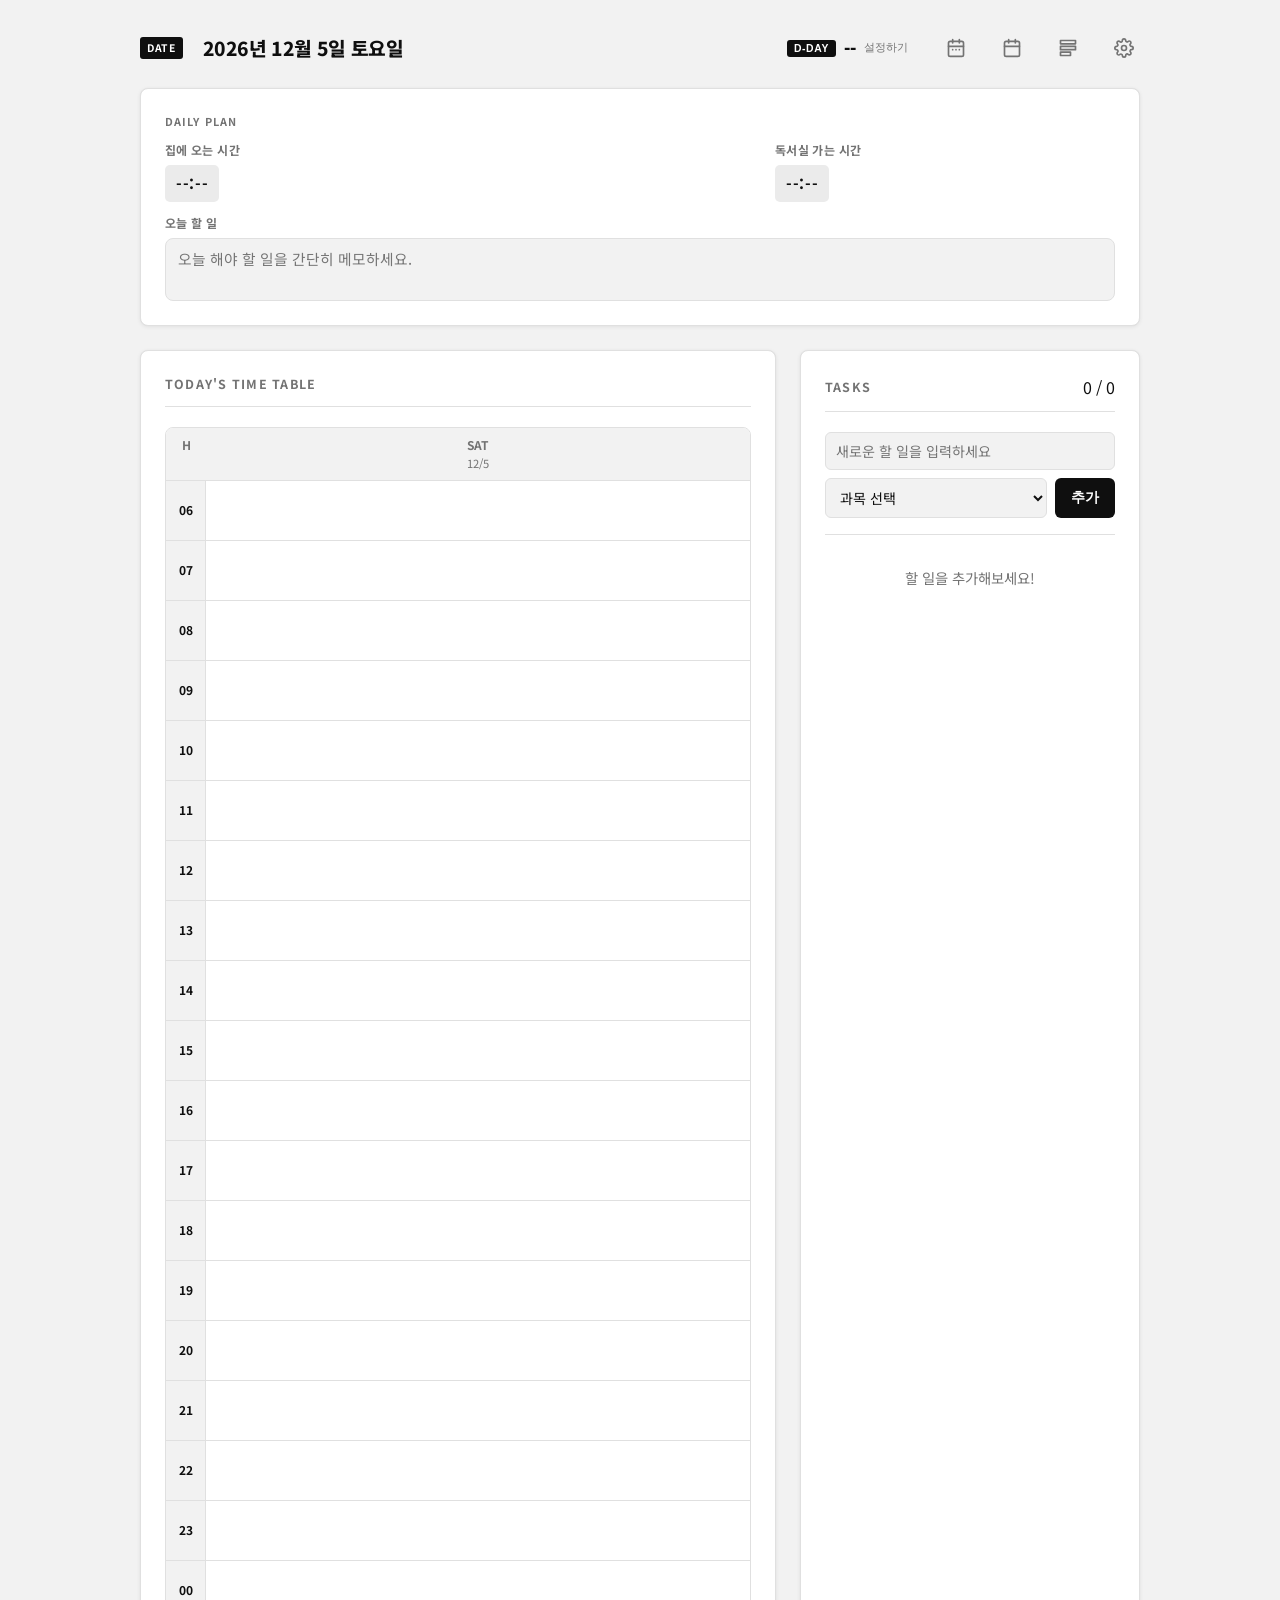
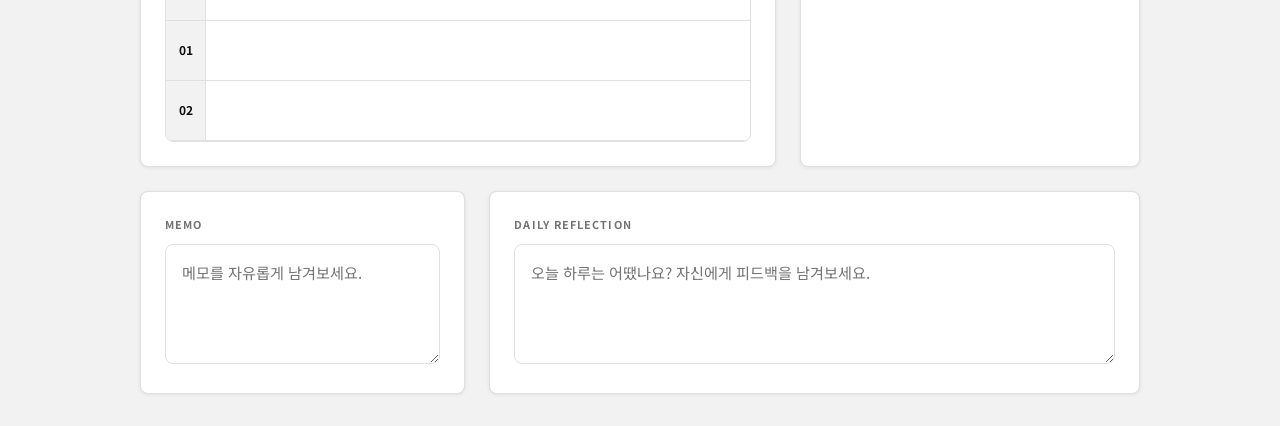
<file: index.html>
<!doctype html>
<html lang="ko">
<head>
  <meta charset="UTF-8" />
  <meta name="viewport" content="width=device-width, initial-scale=1.0" />
  <title>Study Planner - Modern Web</title>
  <link rel="preconnect" href="https://fonts.googleapis.com">
  <link rel="preconnect" href="https://fonts.gstatic.com" crossorigin>
  <link href="https://fonts.googleapis.com/css2?family=Noto+Sans+KR:wght@300;400;500;700&display=swap" rel="stylesheet">
  <link href='/style.css' rel='stylesheet'>
</head>
<body>
  <div class="app-wrapper">
    <!-- Header Section -->
    <header class="app-header">
      <div class="header-left">
        <span class="badge">DATE</span>
        <span class="header-date" id="current-date-display">로딩 중...</span>
      </div>
      <div class="header-right">
        <button class="dday-btn" onclick="window.location.href='monthly.html?mode=dday'" title="D-Day 설정">
          <span class="badge badge-accent">D-DAY</span>
          <span class="header-dday" id="dday-count">--</span>
          <span class="dday-label" id="dday-title">설정하기</span>
        </button>
        <button class="icon-btn" style="margin-left: 0.5rem;" onclick="window.location.href='monthly.html'" title="먼슬리 플래너">
          <svg width="20" height="20" viewBox="0 0 24 24" fill="none" stroke="currentColor" stroke-width="2" stroke-linecap="round" stroke-linejoin="round">
            <rect x="3" y="4" width="18" height="18" rx="2" ry="2"></rect><line x1="16" y1="2" x2="16" y2="6"></line><line x1="8" y1="2" x2="8" y2="6"></line><line x1="3" y1="10" x2="21" y2="10"></line><line x1="8" y1="14" x2="8" y2="14"></line><line x1="12" y1="14" x2="12" y2="14"></line><line x1="16" y1="14" x2="16" y2="14"></line>
          </svg>
        </button>
        <button class="icon-btn" style="margin-left: 0.5rem;" onclick="window.location.href='weekly.html'" title="위클리 플래너">
          <svg width="20" height="20" viewBox="0 0 24 24" fill="none" stroke="currentColor" stroke-width="2" stroke-linecap="round" stroke-linejoin="round">
            <rect x="3" y="4" width="18" height="18" rx="2" ry="2"></rect><line x1="16" y1="2" x2="16" y2="6"></line><line x1="8" y1="2" x2="8" y2="6"></line><line x1="3" y1="10" x2="21" y2="10"></line>
          </svg>
        </button>
        <button class="icon-btn" style="margin-left: 0.5rem;" onclick="window.location.href='history.html'" title="기록 보기">
          <svg width="20" height="20" viewBox="0 0 24 24" fill="none" stroke="currentColor" stroke-width="2" stroke-linecap="round" stroke-linejoin="round">
            <path d="M3 3h18v4H3z"></path><path d="M3 10h18v4H3z"></path><path d="M3 17h12v4H3z"></path>
          </svg>
        </button>
        <button class="icon-btn" style="margin-left: 0.5rem;" onclick="window.location.href='settings.html'" title="기본 설정">
          <svg width="20" height="20" viewBox="0 0 24 24" fill="none" stroke="currentColor" stroke-width="2" stroke-linecap="round" stroke-linejoin="round">
            <circle cx="12" cy="12" r="3"></circle>
            <path d="M19.4 15a1.65 1.65 0 0 0 .33 1.82l.06.06a2 2 0 0 1 0 2.83 2 2 0 0 1-2.83 0l-.06-.06a1.65 1.65 0 0 0-1.82-.33 1.65 1.65 0 0 0-1 1.51V21a2 2 0 0 1-2 2 2 2 0 0 1-2-2v-.09A1.65 1.65 0 0 0 9 19.4a1.65 1.65 0 0 0-1.82.33l-.06.06a2 2 0 0 1-2.83 0 2 2 0 0 1 0-2.83l.06-.06a1.65 1.65 0 0 0 .33-1.82 1.65 1.65 0 0 0-1.51-1H3a2 2 0 0 1-2-2 2 2 0 0 1 2-2h.09A1.65 1.65 0 0 0 4.6 9a1.65 1.65 0 0 0-.33-1.82l-.06-.06a2 2 0 0 1 0-2.83 2 2 0 0 1 2.83 0l.06.06a1.65 1.65 0 0 0 1.82.33H9a1.65 1.65 0 0 0 1-1.51V3a2 2 0 0 1 2-2 2 2 0 0 1 2 2v.09a1.65 1.65 0 0 0 1 1.51 1.65 1.65 0 0 0 1.82-.33l.06-.06a2 2 0 0 1 2.83 0 2 2 0 0 1 0 2.83l-.06.06a1.65 1.65 0 0 0-.33 1.82V9a1.65 1.65 0 0 0 1.51 1H21a2 2 0 0 1 2 2 2 2 0 0 1-2 2h-.09a1.65 1.65 0 0 0-1.51 1z"></path>
          </svg>
        </button>
      </div>
    </header>

    <!-- Daily Plan Section -->
    <section class="daily-plan-container card">
      <div class="section-label">DAILY PLAN</div>
      <div class="daily-plan-grid">
        <div class="daily-plan-row">
          <label class="daily-plan-label">집에 오는 시간</label>
          <div class="daily-plan-times-row">
            <div class="daily-plan-time-display" id="daily-home-time">--:--</div>
            <div class="daily-plan-time-display" id="daily-home-time2" style="display:none;"></div>
            <div class="daily-plan-time-display" id="daily-home-time3" style="display:none;"></div>
            <div class="daily-plan-time-display" id="daily-home-time4" style="display:none;"></div>
          </div>
        </div>
        <div class="daily-plan-row">
          <label class="daily-plan-label">독서실 가는 시간</label>
          <div class="daily-plan-times-row">
            <div class="daily-plan-time-display" id="daily-studyroom-time">--:--</div>
            <div class="daily-plan-time-display" id="daily-studyroom-time2" style="display:none;"></div>
            <div class="daily-plan-time-display" id="daily-studyroom-time3" style="display:none;"></div>
            <div class="daily-plan-time-display" id="daily-studyroom-time4" style="display:none;"></div>
          </div>
        </div>
        <div class="daily-plan-row daily-plan-row-full">
          <label class="daily-plan-label">오늘 할 일</label>
          <textarea id="daily-today-note" class="daily-plan-note" placeholder="오늘 해야 할 일을 간단히 메모하세요." rows="2"></textarea>
        </div>
      </div>
    </section>

    <!-- Main Content -->
    <div class="main-layout">
      <!-- Left: Daily Timetable Dashboard -->
      <section class="timetable-container card">
        <div class="section-header">
          <h3>TODAY'S TIME TABLE</h3>
          <div class="color-picker-group" id="subject-picker-group" style="pointer-events: none;">
            <!-- Rendered by JS as Legend -->
          </div>
        </div>
        <div class="weekly-timeline-box">
          <div class="weekly-header-row" id="daily-header-row" style="grid-template-columns: 40px 1fr;">
            <span>H</span>
            <span id="today-header-name">TODAY</span>
          </div>
          <div class="weekly-grid-body" id="daily-grid-body" style="grid-template-columns: 40px 1fr;">
            <!-- Rendered by JS -->
          </div>
        </div>
      </section>

      <!-- Right: To-Do List -->
      <section class="tasks-container card">
        <div class="section-header">
          <h3>TASKS</h3>
          <span class="task-count">0 / 0</span>
        </div>
        <form id="task-form" class="task-form">
          <input type="text" id="new-task-title" placeholder="새로운 할 일을 입력하세요" required class="task-input-field" maxlength="100">
          <div class="task-form-row">
            <select id="new-task-subject" required class="task-select">
              <option value="" disabled selected>과목 선택</option>
              <!-- Rendered by JS -->
            </select>
            <button type="submit" class="primary-btn add-btn">추가</button>
          </div>
        </form>
        <div id="quick-tasks-row" class="quick-tasks-row"></div>
        <div class="task-items" id="task-list">
          <!-- Rendered by JS -->
        </div>
      </section>
    </div>

    <!-- Footer -->
    <footer class="app-footer">
      <section class="memo card">
        <div class="section-label">MEMO</div>
        <textarea id="daily-memo" placeholder="메모를 자유롭게 남겨보세요."></textarea>
      </section>
      <section class="reflection card">
        <div class="section-label">DAILY REFLECTION</div>
        <textarea id="daily-reflection" placeholder="오늘 하루는 어땠나요? 자신에게 피드백을 남겨보세요."></textarea>
      </section>
    </footer>
  </div>
  <!-- Quick Task 추가 팝업 -->
  <div id="qt-popup-overlay" class="qt-popup-overlay" style="display:none;">
    <div class="qt-popup">
      <div class="qt-popup-header">
        <span class="qt-popup-chip-dot" id="qt-popup-dot"></span>
        <span class="qt-popup-name" id="qt-popup-name"></span>
        <span class="qt-popup-subject-label" id="qt-popup-subject-label"></span>
      </div>
      <textarea id="qt-popup-detail" class="qt-popup-detail" placeholder="자세한 내용을 입력하세요 (선택사항)" rows="4"></textarea>
      <div class="qt-popup-btns">
        <button id="qt-popup-cancel" class="qt-popup-cancel-btn">취소</button>
        <button id="qt-popup-confirm" class="primary-btn">추가</button>
      </div>
    </div>
  </div>

  <script type="module" src="/main.js"></script>
</body>
</html>
</file>
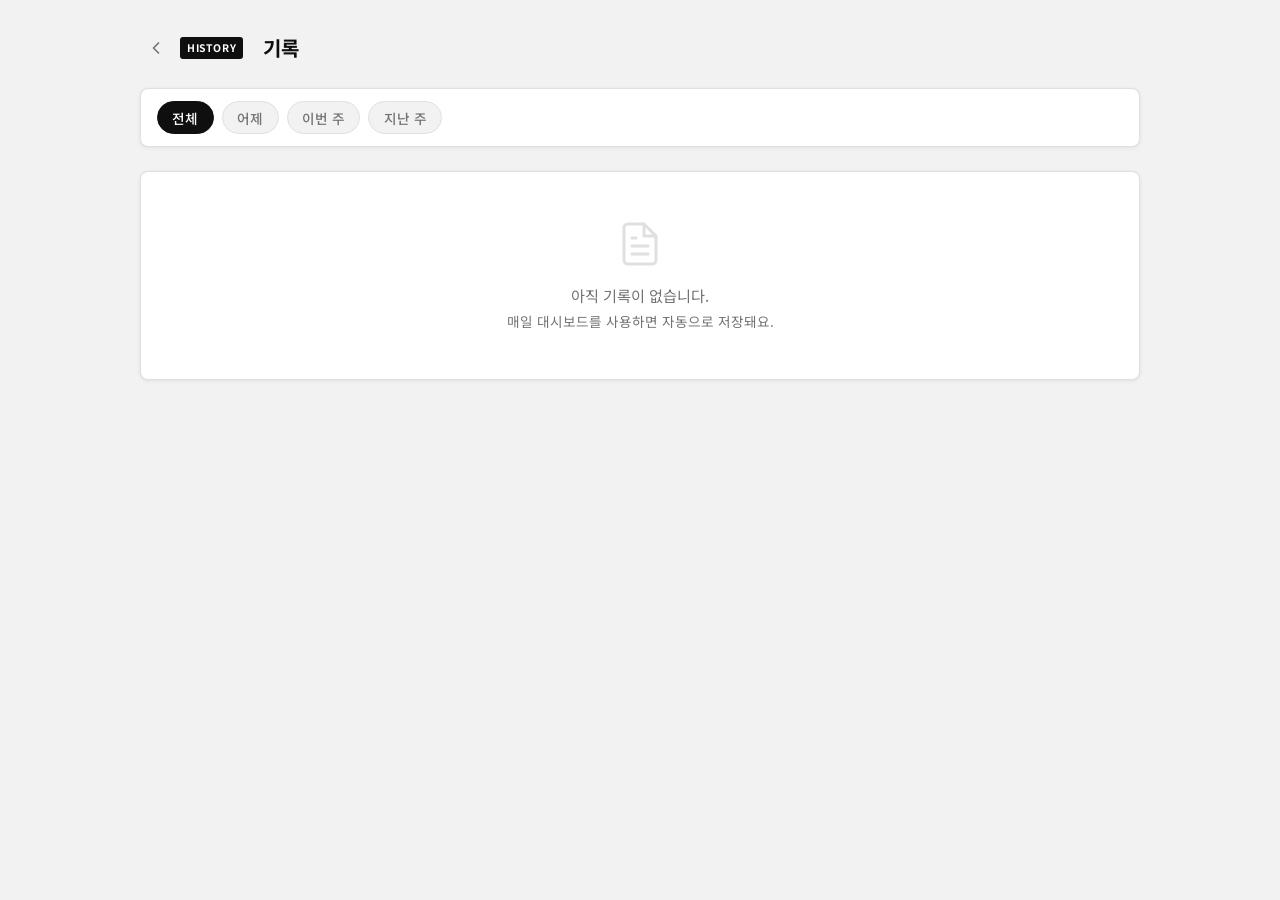
<file: history.html>
<!doctype html>
<html lang="ko">
<head>
  <meta charset="UTF-8" />
  <meta name="viewport" content="width=device-width, initial-scale=1.0" />
  <title>Study Planner - 기록</title>
  <link rel="preconnect" href="https://fonts.googleapis.com">
  <link rel="preconnect" href="https://fonts.gstatic.com" crossorigin>
  <link href="https://fonts.googleapis.com/css2?family=Noto+Sans+KR:wght@300;400;500;700&display=swap" rel="stylesheet">
  <link href='/style.css' rel='stylesheet'>
</head>
<body>
  <div class="app-wrapper">
    <!-- Header -->
    <header class="app-header">
      <div class="header-left">
        <button class="icon-btn" onclick="window.location.href='index.html'" title="오늘로 돌아가기">
          <svg width="20" height="20" viewBox="0 0 24 24" fill="none" stroke="currentColor" stroke-width="2" stroke-linecap="round" stroke-linejoin="round">
            <polyline points="15 18 9 12 15 6"></polyline>
          </svg>
        </button>
        <span class="badge">HISTORY</span>
        <span class="header-title">기록</span>
      </div>
    </header>

    <!-- Filter Bar -->
    <div class="history-filter-bar card">
      <button class="history-filter-btn active" data-filter="all">전체</button>
      <button class="history-filter-btn" data-filter="yesterday">어제</button>
      <button class="history-filter-btn" data-filter="thisweek">이번 주</button>
      <button class="history-filter-btn" data-filter="lastweek">지난 주</button>
    </div>

    <!-- History List -->
    <div id="history-list" class="history-list">
      <!-- Rendered by JS -->
    </div>

    <!-- Empty State -->
    <div id="history-empty" class="history-empty card" style="display: none;">
      <svg width="48" height="48" viewBox="0 0 24 24" fill="none" stroke="currentColor" stroke-width="1.5" stroke-linecap="round" stroke-linejoin="round" style="color: var(--border-color); margin-bottom: 1rem;">
        <path d="M14 2H6a2 2 0 0 0-2 2v16a2 2 0 0 0 2 2h12a2 2 0 0 0 2-2V8z"></path>
        <polyline points="14 2 14 8 20 8"></polyline>
        <line x1="16" y1="13" x2="8" y2="13"></line>
        <line x1="16" y1="17" x2="8" y2="17"></line>
        <polyline points="10 9 9 9 8 9"></polyline>
      </svg>
      <p>아직 기록이 없습니다.</p>
      <p style="font-size: 0.85rem; margin-top: 0.25rem;">매일 대시보드를 사용하면 자동으로 저장돼요.</p>
    </div>
  </div>

  <script type="module" src="/history.js"></script>
</body>
</html>
</file>
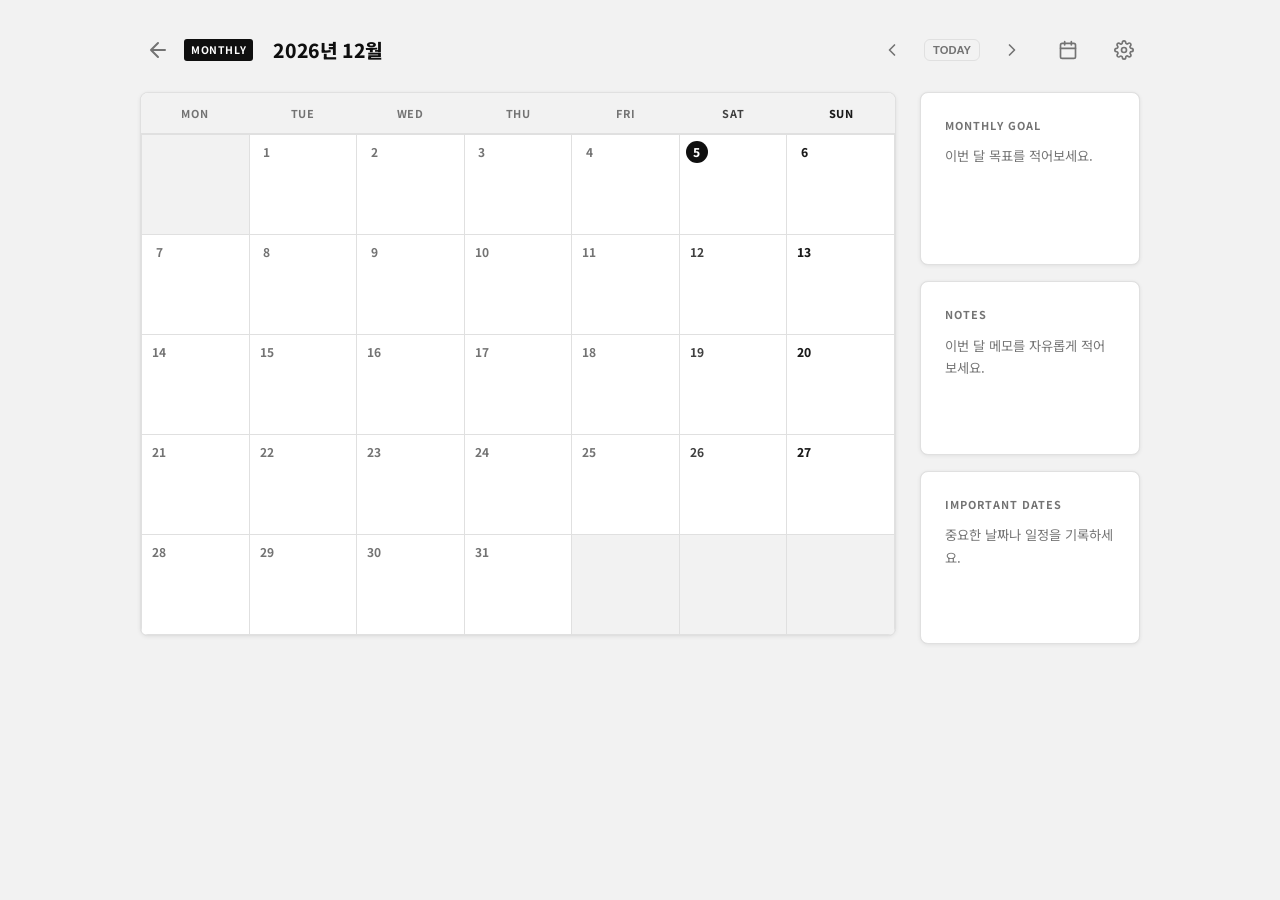
<file: monthly.html>
<!doctype html>
<html lang="ko">
<head>
  <meta charset="UTF-8" />
  <meta name="viewport" content="width=device-width, initial-scale=1.0" />
  <title>Monthly Planner</title>
  <link rel="preconnect" href="https://fonts.googleapis.com">
  <link rel="preconnect" href="https://fonts.gstatic.com" crossorigin>
  <link href="https://fonts.googleapis.com/css2?family=Noto+Sans+KR:wght@300;400;500;700&display=swap" rel="stylesheet">
  <link href='/style.css' rel='stylesheet'>
</head>
<body>
  <div class="app-wrapper">

    <header class="app-header">
      <div class="header-left">
        <button class="icon-btn" onclick="window.location.href='index.html'" title="메인으로">
          <svg width="24" height="24" viewBox="0 0 24 24" fill="none" stroke="currentColor" stroke-width="2" stroke-linecap="round" stroke-linejoin="round">
            <path d="M19 12H5M12 19l-7-7 7-7"/>
          </svg>
        </button>
        <span class="badge">MONTHLY</span>
        <span class="header-date" id="monthly-title">로딩 중...</span>
      </div>
      <div class="header-right">
        <button class="icon-btn" id="prev-month-btn" title="이전 달">
          <svg width="20" height="20" viewBox="0 0 24 24" fill="none" stroke="currentColor" stroke-width="2" stroke-linecap="round" stroke-linejoin="round">
            <path d="M15 18l-6-6 6-6"/>
          </svg>
        </button>
        <button class="icon-btn" id="today-btn" title="오늘로" style="font-size: 0.7rem; font-weight: 700; padding: 4px 8px; border-radius: 6px; border: 1px solid var(--border-color);">TODAY</button>
        <button class="icon-btn" id="next-month-btn" title="다음 달">
          <svg width="20" height="20" viewBox="0 0 24 24" fill="none" stroke="currentColor" stroke-width="2" stroke-linecap="round" stroke-linejoin="round">
            <path d="M9 18l6-6-6-6"/>
          </svg>
        </button>
        <button class="icon-btn" style="margin-left: 0.5rem;" onclick="window.location.href='weekly.html'" title="위클리 플래너">
          <svg width="20" height="20" viewBox="0 0 24 24" fill="none" stroke="currentColor" stroke-width="2" stroke-linecap="round" stroke-linejoin="round">
            <rect x="3" y="4" width="18" height="18" rx="2" ry="2"></rect>
            <line x1="16" y1="2" x2="16" y2="6"></line>
            <line x1="8" y1="2" x2="8" y2="6"></line>
            <line x1="3" y1="10" x2="21" y2="10"></line>
          </svg>
        </button>
        <button class="icon-btn" style="margin-left: 0.5rem;" onclick="window.location.href='settings.html'" title="기본 설정">
          <svg width="20" height="20" viewBox="0 0 24 24" fill="none" stroke="currentColor" stroke-width="2" stroke-linecap="round" stroke-linejoin="round">
            <circle cx="12" cy="12" r="3"></circle>
            <path d="M19.4 15a1.65 1.65 0 0 0 .33 1.82l.06.06a2 2 0 0 1 0 2.83 2 2 0 0 1-2.83 0l-.06-.06a1.65 1.65 0 0 0-1.82-.33 1.65 1.65 0 0 0-1 1.51V21a2 2 0 0 1-2 2 2 2 0 0 1-2-2v-.09A1.65 1.65 0 0 0 9 19.4a1.65 1.65 0 0 0-1.82.33l-.06.06a2 2 0 0 1-2.83 0 2 2 0 0 1 0-2.83l.06-.06a1.65 1.65 0 0 0 .33-1.82 1.65 1.65 0 0 0-1.51-1H3a2 2 0 0 1-2-2 2 2 0 0 1 2-2h.09A1.65 1.65 0 0 0 4.6 9a1.65 1.65 0 0 0-.33-1.82l-.06-.06a2 2 0 0 1 0-2.83 2 2 0 0 1 2.83 0l.06.06a1.65 1.65 0 0 0 1.82.33H9a1.65 1.65 0 0 0 1-1.51V3a2 2 0 0 1 2-2 2 2 0 0 1 2 2v.09a1.65 1.65 0 0 0 1 1.51 1.65 1.65 0 0 0 1.82-.33l.06-.06a2 2 0 0 1 2.83 0 2 2 0 0 1 0 2.83l-.06.06a1.65 1.65 0 0 0-.33 1.82V9a1.65 1.65 0 0 0 1.51 1H21a2 2 0 0 1 2 2 2 2 0 0 1-2 2h-.09a1.65 1.65 0 0 0-1.51 1z"></path>
          </svg>
        </button>
      </div>
    </header>

    <div class="monthly-layout">

      <!-- 캘린더 영역 -->
      <main class="card monthly-calendar-card">
        <div class="monthly-day-headers">
          <div>MON</div>
          <div>TUE</div>
          <div>WED</div>
          <div>THU</div>
          <div>FRI</div>
          <div class="day-hdr-sat">SAT</div>
          <div class="day-hdr-sun">SUN</div>
        </div>
        <div class="monthly-grid" id="monthly-grid">
          <!-- JS로 렌더링 -->
        </div>
      </main>

      <!-- 사이드 영역 -->
      <aside class="monthly-side">
        <section class="card monthly-side-section">
          <div class="section-label">MONTHLY GOAL</div>
          <textarea id="monthly-goal" placeholder="이번 달 목표를 적어보세요."></textarea>
        </section>
        <section class="card monthly-side-section">
          <div class="section-label">NOTES</div>
          <textarea id="monthly-notes" placeholder="이번 달 메모를 자유롭게 적어보세요."></textarea>
        </section>
        <section class="card monthly-side-section">
          <div class="section-label">IMPORTANT DATES</div>
          <textarea id="monthly-important" placeholder="중요한 날짜나 일정을 기록하세요."></textarea>
        </section>
      </aside>

    </div>
  </div>
  <script type="module" src="/monthly.js"></script>
</body>
</html>
</file>
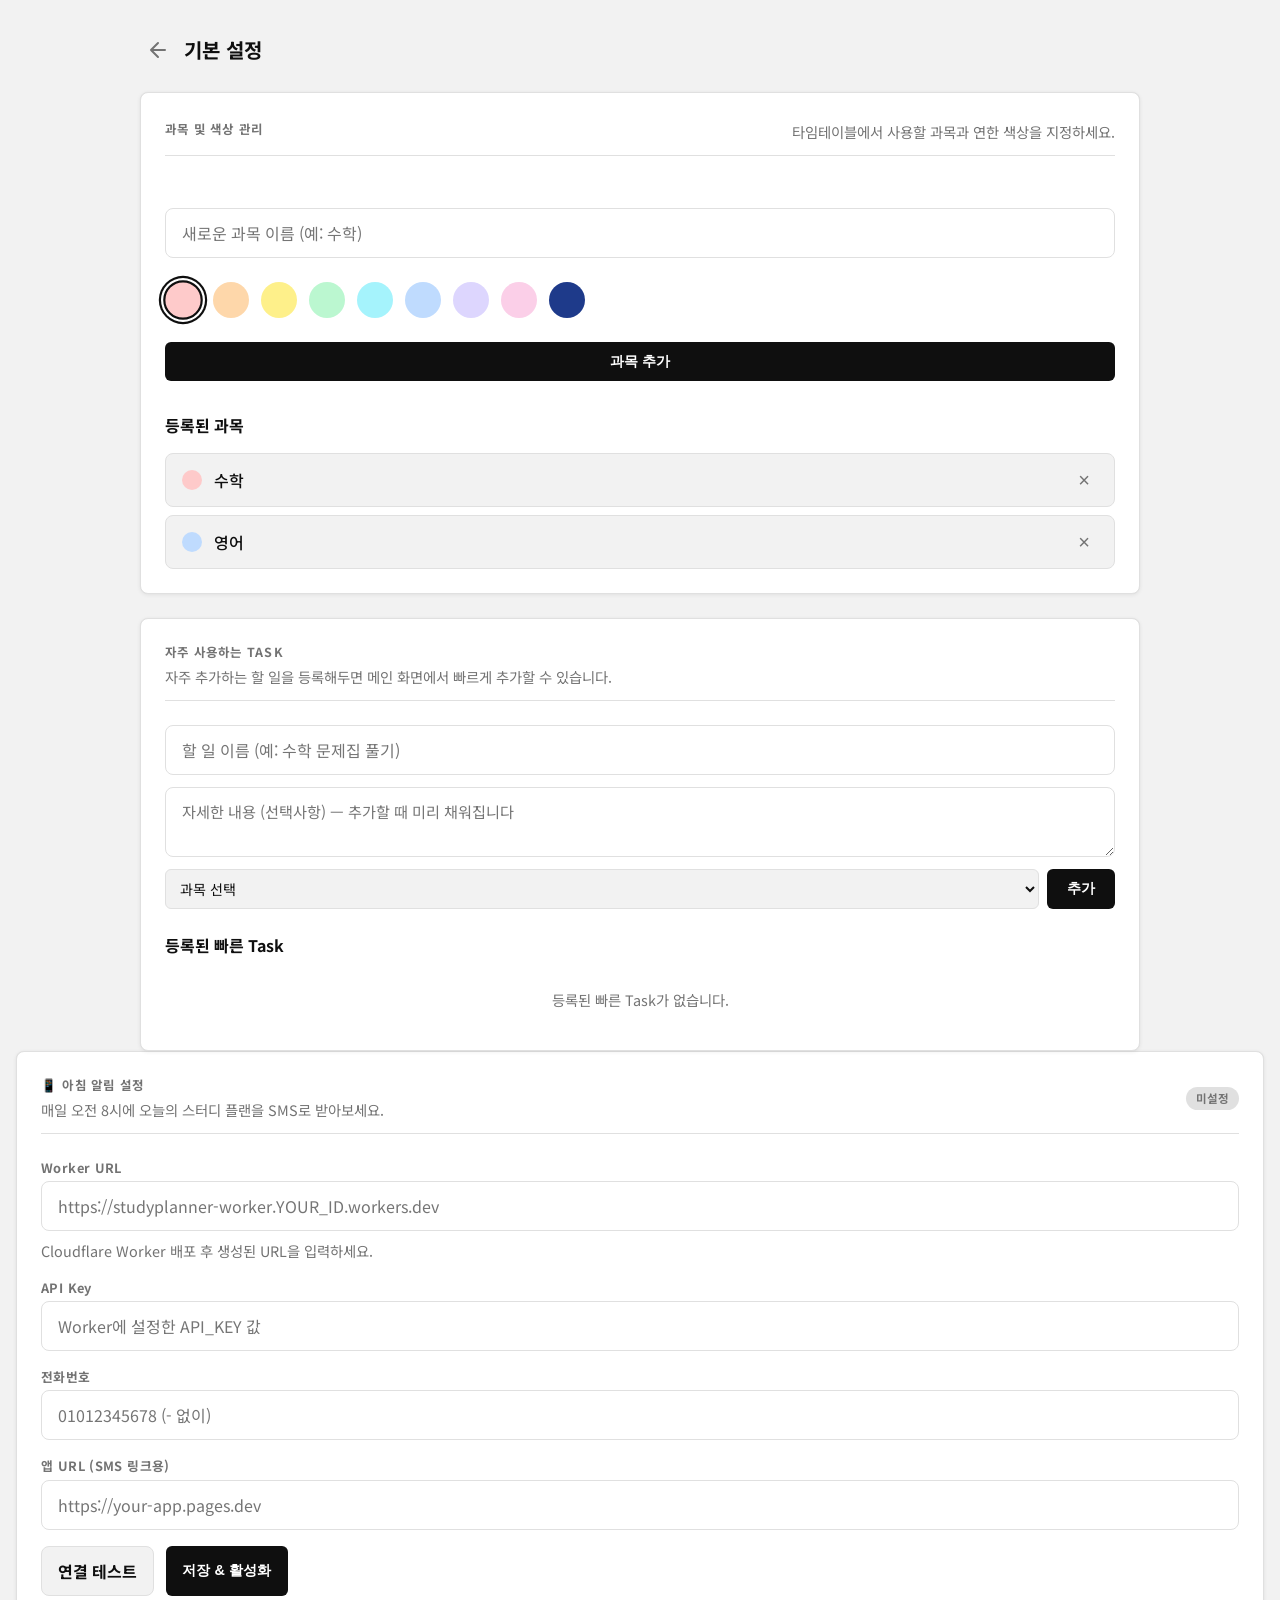
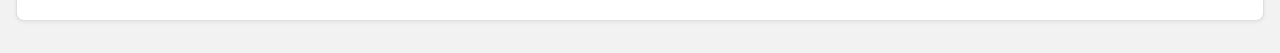
<file: settings.html>
<!doctype html>
<html lang="ko">
<head>
  <meta charset="UTF-8" />
  <meta name="viewport" content="width=device-width, initial-scale=1.0" />
  <title>기본 설정 - Study Planner</title>
  <link rel="preconnect" href="https://fonts.googleapis.com">
  <link rel="preconnect" href="https://fonts.gstatic.com" crossorigin>
  <link href="https://fonts.googleapis.com/css2?family=Noto+Sans+KR:wght@300;400;500;700&display=swap" rel="stylesheet">
  <link href='/style.css' rel='stylesheet'>
</head>
<body>
  <div class="app-wrapper">
    <header class="app-header">
      <div class="header-left">
        <button class="icon-btn" onclick="window.location.href='index.html'">
          <svg width="24" height="24" viewBox="0 0 24 24" fill="none" stroke="currentColor" stroke-width="2" stroke-linecap="round" stroke-linejoin="round"><path d="M19 12H5M12 19l-7-7 7-7"/></svg>
        </button>
        <span class="header-title">기본 설정</span>
      </div>
    </header>

    <main class="settings-main card">
      <div class="section-header">
        <h3>과목 및 색상 관리</h3>
        <p class="section-desc">타임테이블에서 사용할 과목과 연한 색상을 지정하세요.</p>
      </div>

      <div class="subject-form">
        <input type="text" id="subject-name" placeholder="새로운 과목 이름 (예: 수학)" class="form-input">
        
        <div class="color-palette" id="color-palette">
          <!-- 연한 색상(파스텔톤) 및 추가 색상 팔레트 생성 -->
          <button class="palette-btn selected" style="background-color: #fecaca;" data-color="#fecaca"></button>
          <button class="palette-btn" style="background-color: #fed7aa;" data-color="#fed7aa"></button>
          <button class="palette-btn" style="background-color: #fef08a;" data-color="#fef08a"></button>
          <button class="palette-btn" style="background-color: #bbf7d0;" data-color="#bbf7d0"></button>
          <button class="palette-btn" style="background-color: #a5f3fc;" data-color="#a5f3fc"></button>
          <button class="palette-btn" style="background-color: #bfdbfe;" data-color="#bfdbfe"></button>
          <button class="palette-btn" style="background-color: #ddd6fe;" data-color="#ddd6fe"></button>
          <button class="palette-btn" style="background-color: #fbcfe8;" data-color="#fbcfe8"></button>
          <button class="palette-btn" style="background-color: #1e3a8a;" data-color="#1e3a8a" title="네이비 (SMS 제외)"></button>
        </div>

        <button id="add-subject-btn" class="primary-btn">과목 추가</button>
      </div>

      <div class="subject-list-container">
        <h4>등록된 과목</h4>
        <ul id="subject-list" class="subject-list">
          <!-- JS로 동적 렌더링 -->
        </ul>
      </div>
    </main>

    <section class="card">
      <div class="section-header" style="margin-bottom: 1.5rem;">
        <div>
          <h3>자주 사용하는 Task</h3>
          <p class="section-desc">자주 추가하는 할 일을 등록해두면 메인 화면에서 빠르게 추가할 수 있습니다.</p>
        </div>
      </div>

      <div class="quick-task-form">
        <input type="text" id="quick-task-title" placeholder="할 일 이름 (예: 수학 문제집 풀기)" class="form-input">
        <textarea id="quick-task-detail" placeholder="자세한 내용 (선택사항) — 추가할 때 미리 채워집니다" class="form-input" rows="2" style="resize: vertical; font-family: inherit; font-size: 0.95rem;"></textarea>
        <div class="quick-task-form-row">
          <select id="quick-task-subject" class="task-select">
            <option value="" disabled selected>과목 선택</option>
          </select>
          <button id="add-quick-task-btn" class="primary-btn" style="padding: 0.5rem 1.25rem; white-space: nowrap;">추가</button>
        </div>
      </div>

      <div class="subject-list-container" style="margin-top: 1.5rem;">
        <h4>등록된 빠른 Task</h4>
        <ul id="quick-task-list" class="subject-list"></ul>
      </div>
    </section>
  </div>
    <!-- 알림 설정 -->
    <section class="card" id="notification-section">
      <div class="section-header" style="margin-bottom: 1.5rem;">
        <div>
          <h3>📱 아침 알림 설정</h3>
          <p class="section-desc">매일 오전 8시에 오늘의 스터디 플랜을 SMS로 받아보세요.</p>
        </div>
        <span class="notif-status-badge" id="notif-status-badge">미설정</span>
      </div>

      <div class="notif-form">
        <div class="notif-field">
          <label class="notif-label">Worker URL</label>
          <input type="url" id="notif-worker-url" class="form-input" placeholder="https://studyplanner-worker.YOUR_ID.workers.dev">
          <p class="section-desc" style="margin-top: 0.35rem;">Cloudflare Worker 배포 후 생성된 URL을 입력하세요.</p>
        </div>
        <div class="notif-field">
          <label class="notif-label">API Key</label>
          <input type="password" id="notif-api-key" class="form-input" placeholder="Worker에 설정한 API_KEY 값">
        </div>
        <div class="notif-field">
          <label class="notif-label">전화번호</label>
          <input type="tel" id="notif-phone" class="form-input" placeholder="01012345678 (- 없이)">
        </div>
        <div class="notif-field">
          <label class="notif-label">앱 URL (SMS 링크용)</label>
          <input type="url" id="notif-app-url" class="form-input" placeholder="https://your-app.pages.dev">
        </div>
        <div class="notif-btn-row">
          <button id="notif-test-btn" class="notif-secondary-btn">연결 테스트</button>
          <button id="notif-save-btn" class="primary-btn">저장 &amp; 활성화</button>
        </div>
        <p id="notif-msg" class="notif-msg" style="display:none;"></p>
      </div>

    </section>
  </div>
  <script type="module" src="/settings.js"></script>
</body>
</html>
</file>
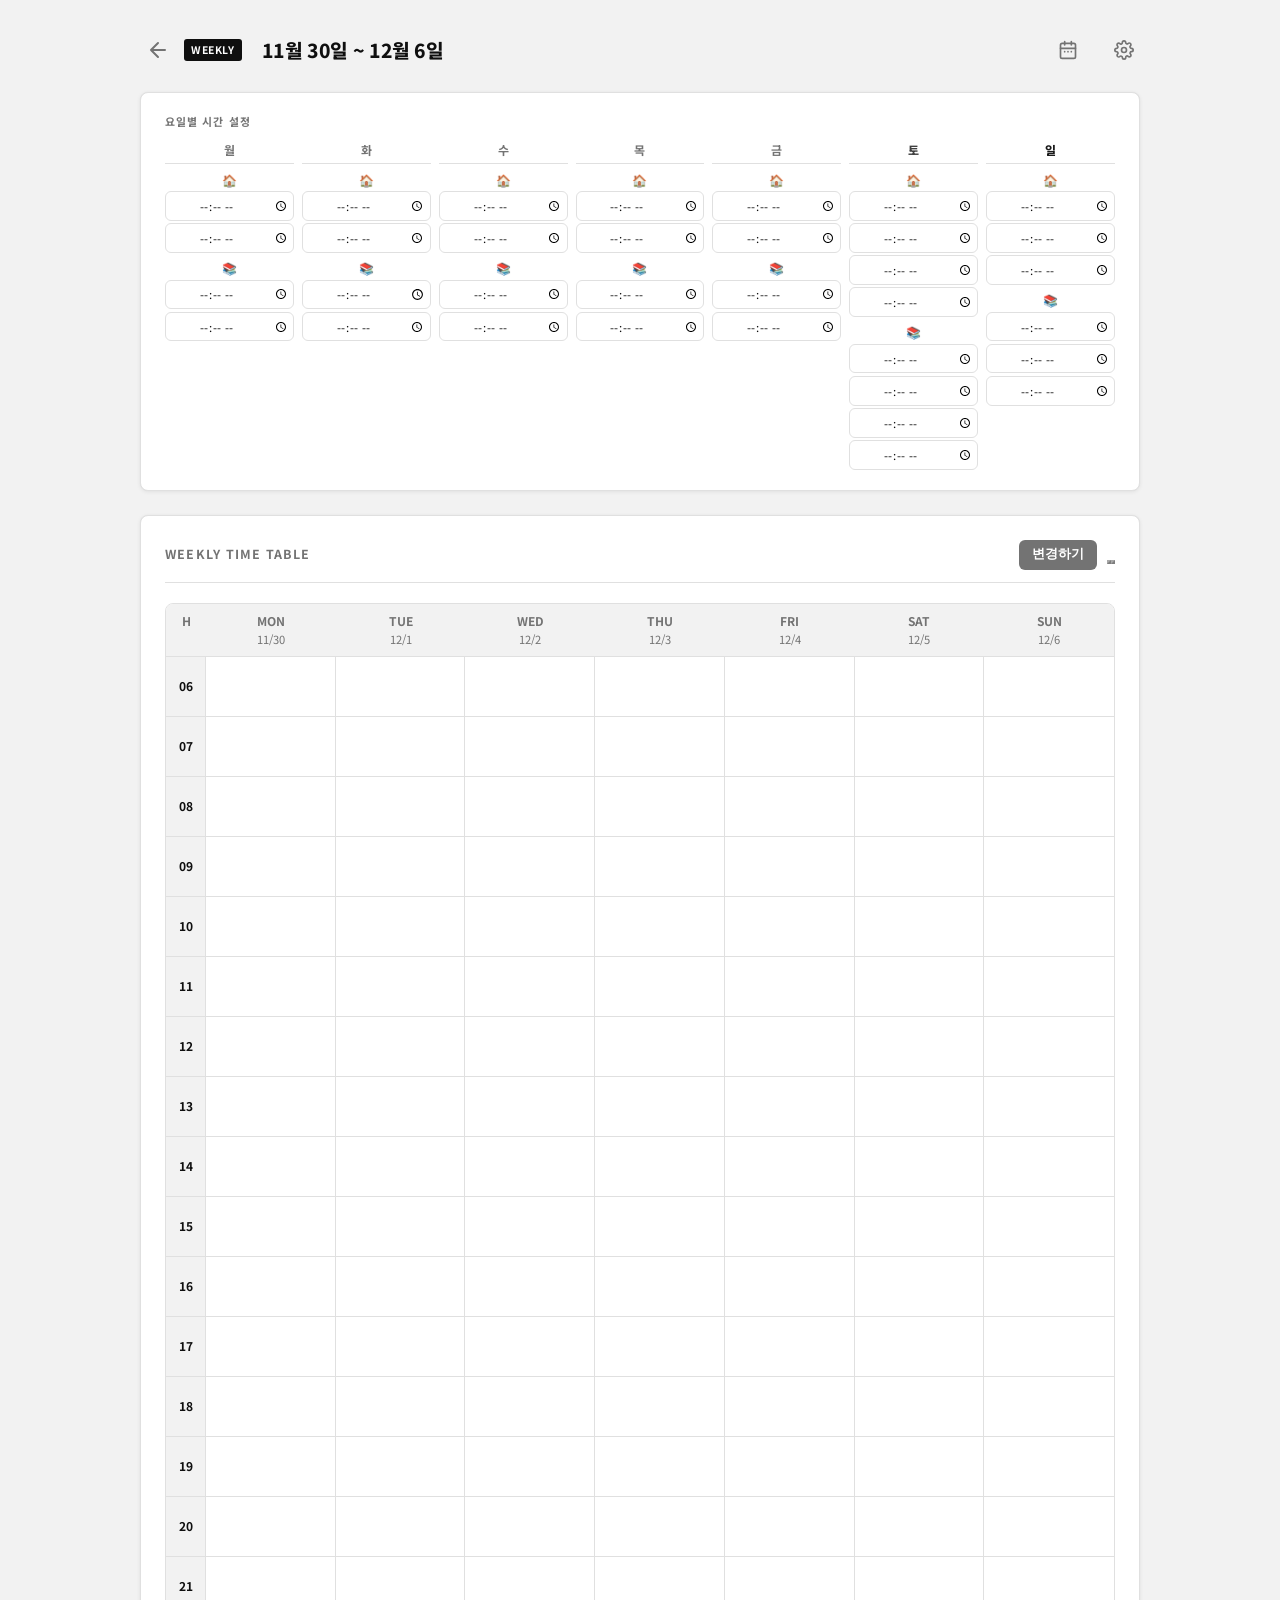
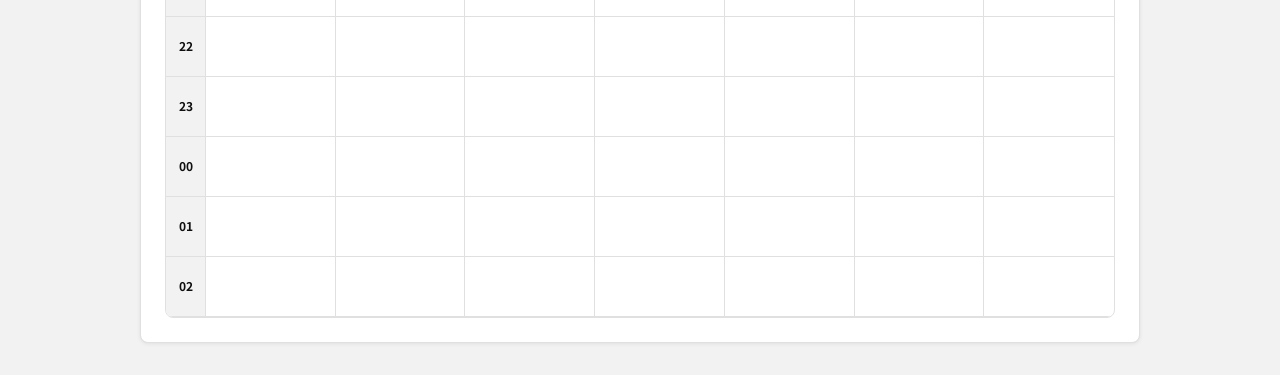
<file: weekly.html>
<!doctype html>
<html lang="ko">
<head>
  <meta charset="UTF-8" />
  <meta name="viewport" content="width=device-width, initial-scale=1.0" />
  <title>Weekly Planner - Modern Web</title>
  <link rel="preconnect" href="https://fonts.googleapis.com">
  <link rel="preconnect" href="https://fonts.gstatic.com" crossorigin>
  <link href="https://fonts.googleapis.com/css2?family=Noto+Sans+KR:wght@300;400;500;700&display=swap" rel="stylesheet">
  <link href='/style.css' rel='stylesheet'>
</head>
<body>
  <div class="app-wrapper">
    <header class="app-header">
      <div class="header-left">
        <button class="icon-btn" onclick="window.location.href='index.html'" title="메인으로">
          <svg width="24" height="24" viewBox="0 0 24 24" fill="none" stroke="currentColor" stroke-width="2" stroke-linecap="round" stroke-linejoin="round"><path d="M19 12H5M12 19l-7-7 7-7"/></svg>
        </button>
        <span class="badge">WEEKLY</span>
        <span class="header-date" id="weekly-date-range">3월 2일 ~ 9일</span>
      </div>
      <div class="header-right">
        <button class="icon-btn" style="margin-left: 0.5rem;" onclick="window.location.href='monthly.html'" title="먼슬리 플래너">
          <svg width="20" height="20" viewBox="0 0 24 24" fill="none" stroke="currentColor" stroke-width="2" stroke-linecap="round" stroke-linejoin="round">
            <rect x="3" y="4" width="18" height="18" rx="2" ry="2"></rect><line x1="16" y1="2" x2="16" y2="6"></line><line x1="8" y1="2" x2="8" y2="6"></line><line x1="3" y1="10" x2="21" y2="10"></line><line x1="8" y1="14" x2="8" y2="14"></line><line x1="12" y1="14" x2="12" y2="14"></line><line x1="16" y1="14" x2="16" y2="14"></line>
          </svg>
        </button>
        <button class="icon-btn" style="margin-left: 0.5rem;" onclick="window.location.href='settings.html'" title="기본 설정">
          <svg width="20" height="20" viewBox="0 0 24 24" fill="none" stroke="currentColor" stroke-width="2" stroke-linecap="round" stroke-linejoin="round">
            <circle cx="12" cy="12" r="3"></circle>
            <path d="M19.4 15a1.65 1.65 0 0 0 .33 1.82l.06.06a2 2 0 0 1 0 2.83 2 2 0 0 1-2.83 0l-.06-.06a1.65 1.65 0 0 0-1.82-.33 1.65 1.65 0 0 0-1 1.51V21a2 2 0 0 1-2 2 2 2 0 0 1-2-2v-.09A1.65 1.65 0 0 0 9 19.4a1.65 1.65 0 0 0-1.82.33l-.06.06a2 2 0 0 1-2.83 0 2 2 0 0 1 0-2.83l.06-.06a1.65 1.65 0 0 0 .33-1.82 1.65 1.65 0 0 0-1.51-1H3a2 2 0 0 1-2-2 2 2 0 0 1 2-2h.09A1.65 1.65 0 0 0 4.6 9a1.65 1.65 0 0 0-.33-1.82l-.06-.06a2 2 0 0 1 0-2.83 2 2 0 0 1 2.83 0l.06.06a1.65 1.65 0 0 0 1.82.33H9a1.65 1.65 0 0 0 1-1.51V3a2 2 0 0 1 2-2 2 2 0 0 1 2 2v.09a1.65 1.65 0 0 0 1 1.51 1.65 1.65 0 0 0 1.82-.33l.06-.06a2 2 0 0 1 2.83 0 2 2 0 0 1 0 2.83l-.06.06a1.65 1.65 0 0 0-.33 1.82V9a1.65 1.65 0 0 0 1.51 1H21a2 2 0 0 1 2 2 2 2 0 0 1-2 2h-.09a1.65 1.65 0 0 0-1.51 1z"></path>
          </svg>
        </button>
      </div>
    </header>

    <!-- 요일별 시간 설정 -->
    <section class="card weekly-times-card">
      <div class="section-label">요일별 시간 설정</div>
      <div class="weekly-times-grid" id="weekly-times-grid">
        <!-- Rendered by JS -->
      </div>
    </section>

    <main class="weekly-main card">
      <div class="section-header">
        <h3>WEEKLY TIME TABLE</h3>
        <div style="display: flex; gap: 10px; align-items: center;">
          <button id="edit-weekly-btn" class="primary-btn" style="background-color: var(--text-muted); padding: 0.4rem 0.8rem; font-size: 0.8rem;">변경하기</button>
          <button id="save-weekly-btn" class="primary-btn" style="padding: 0.4rem 0.8rem; font-size: 0.8rem; display: none;">저장</button>
          <div class="color-picker-group" id="weekly-subject-picker-group" style="opacity: 0.5; pointer-events: none;">
            <!-- Rendered by JS -->
          </div>
        </div>
      </div>
      <div class="weekly-timeline-wrapper">
        <div class="weekly-timeline-box">
          <div class="weekly-header-row" id="weekly-header-row">
            <!-- JS will populate this with dates -->
          </div>
          <div class="weekly-grid-body" id="weekly-grid-body">
            <!-- Rendered by JS -->
          </div>
        </div>
      </div>
    </main>
  </div>
  <script type="module" src="/weekly.js"></script>
</body>
</html>
</file>
<file: style.css>
:root {
  --bg-app: #f2f2f2;
  --card-bg: #ffffff;
  --primary: #0f0f0f;
  --primary-soft: #ebebeb;
  --accent: #0f0f0f;
  --text-main: #0f0f0f;
  --text-muted: #737373;
  --border-color: #e0e0e0;
  --shadow: 0 1px 4px rgba(0,0,0,0.07), 0 0 1px rgba(0,0,0,0.05);
  --radius: 8px;
}

* {
  box-sizing: border-box;
  margin: 0;
  padding: 0;
}

body {
  font-family: 'Noto Sans KR', sans-serif;
  background-color: var(--bg-app);
  color: var(--text-main);
  line-height: 1.5;
  padding: 2rem 1rem;
  -webkit-font-smoothing: antialiased;
  -moz-osx-font-smoothing: grayscale;
}

@media (prefers-reduced-motion: reduce) {
  *, *::before, *::after {
    animation-duration: 0.01ms !important;
    transition-duration: 0.01ms !important;
  }
}

.app-wrapper {
  max-width: 1000px;
  margin: 0 auto;
  display: flex;
  flex-direction: column;
  gap: 1.5rem;
}

/* Common Card Style */
.card {
  background: var(--card-bg);
  border-radius: var(--radius);
  box-shadow: var(--shadow);
  padding: 1.5rem;
  border: 1px solid var(--border-color);
}

.section-label {
  font-size: 0.68rem;
  font-weight: 700;
  color: var(--text-muted);
  margin-bottom: 0.75rem;
  letter-spacing: 0.1em;
  text-transform: uppercase;
}

/* Header */
.app-header {
  display: flex;
  justify-content: space-between;
  align-items: center;
}

.badge {
  background: var(--primary);
  color: white;
  font-size: 0.65rem;
  font-weight: 700;
  padding: 3px 7px;
  border-radius: 3px;
  margin-right: 0.75rem;
  letter-spacing: 0.06em;
}

.badge-accent {
  background: var(--primary);
}

.header-date, .header-dday {
  font-weight: 800;
  font-size: 1.2rem;
  letter-spacing: -0.02em;
}

/* Daily Plan Section */
.daily-plan-grid {
  display: grid;
  grid-template-columns: 1fr 340px;
  gap: 0.75rem;
}

.daily-plan-row-full {
  grid-column: 1 / -1;
}

.daily-plan-row {
  display: flex;
  flex-direction: column;
  gap: 0.35rem;
}

.daily-plan-label {
  font-size: 0.75rem;
  font-weight: 700;
  color: var(--text-muted);
  letter-spacing: 0.03em;
}

.daily-plan-times-row {
  display: flex;
  gap: 0.4rem;
  flex-wrap: wrap;
}

.daily-plan-time-display {
  padding: 0.45rem 0.7rem;
  border-radius: 5px;
  font-size: 0.95rem;
  font-weight: 700;
  color: var(--text-main);
  background: var(--primary-soft);
  letter-spacing: 0.04em;
  font-variant-numeric: tabular-nums;
}

/* Weekly Times Card */
.weekly-times-card {
  padding: 1.25rem 1.5rem;
}

.weekly-times-grid {
  display: grid;
  grid-template-columns: repeat(7, 1fr);
  gap: 0.5rem;
}

.wt-col {
  display: flex;
  flex-direction: column;
  gap: 0.4rem;
}

.wt-day-label {
  font-size: 0.75rem;
  font-weight: 700;
  color: var(--text-muted);
  text-align: center;
  padding-bottom: 0.25rem;
  border-bottom: 1px solid var(--border-color);
}

.wt-day-label.sat { color: #404040; font-weight: 800; }
.wt-day-label.sun { color: #1a1a1a; font-weight: 800; }

.wt-row {
  display: flex;
  flex-direction: column;
  align-items: center;
  gap: 0.15rem;
}

.wt-icon {
  font-size: 0.75rem;
}

.wt-input {
  width: 100%;
  padding: 0.3rem 0.2rem;
  border: 1px solid var(--border-color);
  border-radius: 6px;
  font-size: 0.72rem;
  font-family: inherit;
  text-align: center;
  outline: none;
  color: var(--text-main);
  background: white;
  transition: border-color 0.2s;
}

.wt-input:focus {
  border-color: var(--primary);
}

@media (max-width: 640px) {
  .weekly-times-grid {
    grid-template-columns: repeat(4, minmax(80px, 1fr));
    overflow-x: auto;
  }
  .weekly-times-card {
    overflow-x: auto;
    -webkit-overflow-scrolling: touch;
  }
}

.daily-plan-note {
  width: 100%;
  border: 1px solid var(--border-color);
  border-radius: 8px;
  padding: 0.6rem 0.75rem;
  font-family: inherit;
  font-size: 0.92rem;
  resize: none;
  outline: none;
  color: var(--text-main);
  background: var(--bg-app);
  transition: border-color 0.2s;
}

.daily-plan-note:focus {
  border-color: var(--primary);
  background: white;
}

@media (max-width: 480px) {
  .daily-plan-grid {
    grid-template-columns: 1fr;
  }
  .daily-plan-row-full {
    grid-column: 1;
  }
}

/* Main Content Layout */
.main-layout {
  display: grid;
  grid-template-columns: 1fr 340px;
  gap: 1.5rem;
}

.section-header {
  display: flex;
  justify-content: space-between;
  align-items: center;
  margin-bottom: 1.25rem;
  padding-bottom: 0.75rem;
  border-bottom: 1px solid var(--border-color);
}

.section-header h3 {
  font-size: 0.78rem;
  font-weight: 700;
  color: var(--text-muted);
  letter-spacing: 0.1em;
  text-transform: uppercase;
}

/* Task List */
.task-form {
  display: flex;
  flex-direction: column;
  gap: 0.5rem;
  margin-bottom: 1rem;
  padding-bottom: 1rem;
  border-bottom: 1px solid var(--border-color);
}

.task-form-row {
  display: flex;
  gap: 0.5rem;
}

.task-input-field {
  width: 100%;
  padding: 0.5rem 0.65rem;
  border: 1px solid var(--border-color);
  border-radius: 6px;
  font-size: 0.88rem;
  font-family: inherit;
  outline: none;
  background: var(--bg-app);
  color: var(--text-main);
  transition: border-color 0.15s;
}

.task-input-field:focus {
  border-color: var(--primary);
  background: white;
}

.task-select {
  flex: 1;
  padding: 0.5rem 0.65rem;
  border: 1px solid var(--border-color);
  border-radius: 6px;
  font-size: 0.88rem;
  font-family: inherit;
  background-color: var(--bg-app);
  color: var(--text-main);
  outline: none;
  transition: border-color 0.15s;
}

.task-select:focus {
  border-color: var(--primary);
  background: white;
}

.add-btn {
  padding: 0.5rem 1rem;
}

.task-items {
  display: flex;
  flex-direction: column;
  gap: 0.5rem;
  max-height: 400px;
  overflow-y: auto;
}

.task-item {
  display: flex;
  align-items: center;
  gap: 0.75rem;
  padding: 0.55rem 0.6rem;
  border-radius: 6px;
  background-color: var(--bg-app);
  border-left: 3px solid transparent;
  transition: background 0.1s;
}

.task-item:hover {
  background-color: #ebebeb;
}

.task-checkbox {
  width: 18px;
  height: 18px;
  cursor: pointer;
}

.task-title-text {
  flex: 1;
  font-size: 0.95rem;
  word-break: break-all;
}

.task-item.completed .task-title-text {
  text-decoration: line-through;
  color: var(--text-muted);
}

.task-subject-badge {
  font-size: 0.7rem;
  padding: 2px 6px;
  border-radius: 4px;
  font-weight: 500;
  color: #fff;
}

.task-delete-btn {
  background: transparent;
  border: none;
  color: var(--text-muted);
  cursor: pointer;
  font-size: 1.1rem;
}

.task-delete-btn:hover {
  color: var(--text-main);
}

/* Task status buttons (완료/실패) */
.task-status-btn {
  width: 22px;
  height: 22px;
  border-radius: 50%;
  border: 1.5px solid var(--border-color);
  background: transparent;
  font-size: 0.75rem;
  font-weight: 700;
  cursor: pointer;
  display: flex;
  align-items: center;
  justify-content: center;
  flex-shrink: 0;
  transition: background 0.15s, border-color 0.15s, color 0.15s;
  color: var(--text-muted);
  padding: 0;
}

.task-done-btn:hover,
.task-done-btn.active {
  background: #f0f0f0;
  border-color: #404040;
  color: #0f0f0f;
}

.task-fail-btn:hover,
.task-fail-btn.active {
  background: #f5f5f5;
  border-color: #888;
  color: #444;
}

/* Task item status styles */
.task-item.status-completed .task-title-text {
  text-decoration: line-through;
  color: var(--text-muted);
}

.task-item.status-failed .task-title-text {
  text-decoration: line-through;
  color: var(--text-muted);
  opacity: 0.8;
}

/* Memo section */
.memo textarea {
  width: 100%;
  min-height: 120px;
  border: 1px solid var(--border-color);
  border-radius: 8px;
  padding: 1rem;
  font-family: inherit;
  font-size: 0.95rem;
  resize: vertical;
  outline: none;
}

.memo textarea:focus {
  border-color: var(--primary);
}

/* Quick task actions */
.qt-actions {
  display: flex;
  align-items: center;
  gap: 0.25rem;
  flex-shrink: 0;
}

/* ─── Task 바디 (제목 + detail) ─────────────── */
.task-body {
  flex: 1;
  display: flex;
  flex-direction: column;
  gap: 0.2rem;
  min-width: 0;
}

.task-detail-text {
  font-size: 0.78rem;
  color: var(--text-muted);
  white-space: pre-wrap;
  word-break: break-word;
  line-height: 1.4;
}


/* ─── Quick Task 팝업 ───────────────────────── */
.qt-popup-overlay {
  position: fixed;
  inset: 0;
  background: rgba(0, 0, 0, 0.45);
  display: flex;
  align-items: center;
  justify-content: center;
  z-index: 2000;
  animation: fadeIn 0.15s ease;
}

.qt-popup {
  background: white;
  border-radius: var(--radius);
  padding: 1.5rem;
  width: min(360px, 90vw);
  box-shadow: 0 20px 40px rgba(0,0,0,0.15);
  display: flex;
  flex-direction: column;
  gap: 1rem;
  animation: slideUp 0.2s ease;
}

.qt-popup-header {
  display: flex;
  align-items: center;
  gap: 0.6rem;
}

.qt-popup-chip-dot {
  width: 12px;
  height: 12px;
  border-radius: 50%;
  flex-shrink: 0;
}

.qt-popup-name {
  font-size: 1rem;
  font-weight: 700;
  color: var(--text-main);
  flex: 1;
}

.qt-popup-subject-label {
  font-size: 0.75rem;
  color: var(--text-muted);
  font-weight: 500;
}

.qt-popup-detail {
  width: 100%;
  border: 1.5px solid var(--border-color);
  border-radius: 8px;
  padding: 0.75rem;
  font-family: inherit;
  font-size: 0.9rem;
  resize: vertical;
  outline: none;
  transition: border-color 0.2s;
  color: var(--text-main);
}

.qt-popup-detail:focus {
  border-color: var(--primary);
}

.qt-popup-btns {
  display: flex;
  gap: 0.5rem;
  justify-content: flex-end;
}

.qt-popup-cancel-btn {
  background: var(--bg-app);
  border: 1px solid var(--border-color);
  color: var(--text-muted);
  padding: 0.5rem 1.1rem;
  border-radius: 8px;
  font-size: 0.9rem;
  font-weight: 600;
  cursor: pointer;
  font-family: inherit;
  transition: background 0.2s;
}

.qt-popup-cancel-btn:hover {
  background: var(--border-color);
}

/* ─── Settings Quick Task 목록 ──────────────── */
.qt-list-item {
  display: flex;
  justify-content: space-between;
  align-items: flex-start;
  padding: 0.75rem 1rem;
  background: var(--bg-app);
  border-radius: 8px;
  border: 1px solid var(--border-color);
  gap: 0.5rem;
}

.qt-list-main {
  display: flex;
  align-items: flex-start;
  gap: 0.6rem;
  flex: 1;
  min-width: 0;
}

.qt-list-body {
  flex: 1;
  min-width: 0;
  display: flex;
  flex-direction: column;
  gap: 0.25rem;
}

.qt-list-title-row {
  display: flex;
  align-items: center;
  gap: 0.5rem;
  flex-wrap: wrap;
}

.qt-subject-label {
  font-size: 0.72rem;
  color: var(--text-muted);
}

.qt-detail-display {
  font-size: 0.8rem;
  color: var(--text-muted);
  white-space: pre-wrap;
  word-break: break-word;
  line-height: 1.4;
  background: white;
  padding: 0.35rem 0.5rem;
  border-radius: 4px;
  border: 1px solid var(--border-color);
}

/* Time Table */
.timeline-box {
  border: 1px solid var(--border-color);
  border-radius: 8px;
  overflow: hidden;
}

.timeline-header {
  display: grid;
  grid-template-columns: 40px repeat(5, 1fr);
  font-size: 0.65rem;
  font-weight: 700;
  text-align: center;
  background: var(--bg-app);
  border-bottom: 1px solid var(--border-color);
  padding: 6px 0;
  color: var(--text-muted);
}

.hour-row {
  display: grid;
  grid-template-columns: 40px 1fr;
  height: 28px;
  border-bottom: 1px solid var(--border-color);
}

.hour-label {
  font-size: 0.75rem;
  font-weight: 700;
  display: flex;
  align-items: center;
  justify-content: center;
  background: var(--bg-app);
  border-right: 1px solid var(--border-color);
}

.minutes-blocks {
  display: grid;
  grid-template-columns: repeat(6, 1fr);
}

.min-block {
  border-right: 1px solid var(--bg-app);
  cursor: pointer;
  transition: background 0.2s;
}

.min-block:hover {
  background-color: #ebebeb;
}

.min-block.filled {
  background-color: var(--primary);
}

/* Footer Section */
.app-footer {
  display: grid;
  grid-template-columns: 1fr 2fr;
  gap: 1.5rem;
}

.time-display {
  font-size: 2.5rem;
  font-weight: 800;
  color: var(--text-main);
  text-align: center;
}

.reflection textarea {
  width: 100%;
  min-height: 120px;
  border: 1px solid var(--border-color);
  border-radius: 8px;
  padding: 1rem;
  font-family: inherit;
  font-size: 0.95rem;
  resize: vertical;
  outline: none;
}

.reflection textarea:focus {
  border-color: var(--primary);
}

@media (max-width: 768px) {
  .main-layout, .app-footer {
    grid-template-columns: 1fr;
  }
  .daily-plan-grid {
    grid-template-columns: 1fr;
  }
  .daily-plan-row-full {
    grid-column: 1;
  }
}

/* Settings Page Styles */
.header-left {
  display: flex;
  align-items: center;
  gap: 0.5rem;
}

.header-right {
  display: flex;
  align-items: center;
  gap: 1rem;
}

.icon-btn {
  background: transparent;
  border: none;
  cursor: pointer;
  color: var(--text-muted);
  display: flex;
  align-items: center;
  justify-content: center;
  padding: 6px;
  border-radius: 6px;
  transition: background 0.15s, color 0.15s;
  touch-action: manipulation;
}

.icon-btn:hover {
  background: var(--primary-soft);
  color: var(--text-main);
}

.icon-btn:focus-visible {
  outline: 2px solid var(--primary);
  outline-offset: 1px;
}

.header-title {
  font-weight: 700;
  font-size: 1.25rem;
}

.settings-main {
  display: flex;
  flex-direction: column;
  gap: 2rem;
}

.section-desc {
  font-size: 0.9rem;
  color: var(--text-muted);
  margin-top: 0.25rem;
}

.subject-form {
  display: flex;
  flex-direction: column;
  gap: 1rem;
}

.form-input {
  width: 100%;
  padding: 0.75rem 1rem;
  border: 1px solid var(--border-color);
  border-radius: 8px;
  font-size: 1rem;
  font-family: inherit;
  outline: none;
  transition: border-color 0.2s;
}

.form-input:focus {
  border-color: var(--primary);
}

.color-palette {
  display: flex;
  flex-wrap: wrap;
  gap: 0.75rem;
  padding: 0.5rem 0;
}

.palette-btn {
  width: 36px;
  height: 36px;
  border-radius: 50%;
  border: 2px solid transparent;
  cursor: pointer;
  transition: transform 0.2s, border-color 0.2s;
}

.palette-btn:hover {
  transform: scale(1.1);
}

.palette-btn.selected {
  border-color: var(--text-main);
  transform: scale(1.1);
  box-shadow: 0 0 0 2px var(--card-bg), 0 0 0 4px var(--text-main);
}

.primary-btn {
  background: var(--primary);
  color: white;
  border: none;
  padding: 0.65rem 1rem;
  border-radius: 6px;
  font-weight: 700;
  font-size: 0.9rem;
  cursor: pointer;
  transition: background 0.15s, transform 0.1s;
  letter-spacing: 0.01em;
}

.primary-btn:hover {
  background: #2a2a2a;
}

.primary-btn:active {
  transform: scale(0.98);
}

.primary-btn:focus-visible {
  outline: 2px solid var(--primary);
  outline-offset: 2px;
}

.subject-list-container h4 {
  font-size: 1rem;
  color: var(--text-main);
  margin-bottom: 1rem;
}

.subject-list {
  list-style: none;
  display: flex;
  flex-direction: column;
  gap: 0.5rem;
}

.subject-item {
  display: flex;
  flex-wrap: wrap;
  justify-content: space-between;
  align-items: center;
  padding: 0.75rem 1rem;
  background: var(--bg-app);
  border-radius: 8px;
  border: 1px solid var(--border-color);
}

.subject-color-palette {
  width: 100%;
  display: flex;
}

.subject-info {
  display: flex;
  align-items: center;
  gap: 0.75rem;
}

.subject-color-dot {
  width: 16px;
  height: 16px;
  border-radius: 50%;
  display: inline-block;
  border: 1px solid rgba(0,0,0,0.1);
}

.subject-name {
  font-weight: 500;
}

.delete-btn {
  background: transparent;
  border: none;
  color: var(--text-muted);
  font-size: 1.25rem;
  cursor: pointer;
  width: 28px;
  height: 28px;
  display: flex;
  align-items: center;
  justify-content: center;
  border-radius: 50%;
  transition: background 0.2s, color 0.2s;
}

.delete-btn:hover {
  background: #e5e5e5;
  color: #0f0f0f;
}

.empty-list {
  color: var(--text-muted);
  text-align: center;
  padding: 1rem;
  font-size: 0.9rem;
}

/* Weekly Timetable */
.weekly-main {
  display: flex;
  flex-direction: column;
}
.weekly-timeline-wrapper {
  overflow-x: auto;
  -webkit-overflow-scrolling: touch;
}
.weekly-timeline-box {
  display: flex;
  flex-direction: column;
  border: 1px solid var(--border-color);
  border-radius: 8px;
  overflow: hidden;
  background: var(--card-bg);
}
.weekly-timeline-wrapper .weekly-timeline-box {
  min-width: 560px;
}
.weekly-header-row {
  display: grid;
  grid-template-columns: 40px repeat(7, 1fr);
  text-align: center;
  background: var(--bg-app);
  border-bottom: 1px solid var(--border-color);
  padding: 8px 0;
  font-size: 0.75rem;
  font-weight: 700;
  color: var(--text-muted);
}
.weekly-grid-body {
  display: grid;
  grid-template-columns: 40px repeat(7, 1fr);
}
.weekly-time-col {
  display: flex;
  flex-direction: column;
  background: var(--bg-app);
  border-right: 1px solid var(--border-color);
}
.weekly-hour-label {
  height: 60px;
  display: flex;
  align-items: center;
  justify-content: center;
  font-size: 0.75rem;
  font-weight: 700;
  border-bottom: 1px solid var(--border-color);
}
.weekly-day-col {
  display: flex;
  flex-direction: column;
  border-right: 1px solid var(--border-color);
}
.weekly-day-col:last-child {
  border-right: none;
}
.weekly-hour-cell {
  height: 60px;
  border-bottom: 1px solid var(--border-color);
  display: flex;
  flex-direction: column;
}
.weekly-min-block {
  flex: 1;
  border-bottom: 1px dashed var(--bg-app);
  cursor: pointer;
  transition: background 0.2s;
}
.weekly-min-block:last-child {
  border-bottom: none;
}
.weekly-min-block:hover {
  background-color: #ebebeb;
}

/* ================================
   D-Day (Header & Modal)
   ================================ */

.dday-btn {
  background: none;
  border: none;
  cursor: pointer;
  display: flex;
  align-items: center;
  gap: 0.5rem;
  padding: 4px 8px;
  border-radius: 6px;
  transition: background 0.15s;
  color: inherit;
  touch-action: manipulation;
}
.dday-btn:hover {
  background: var(--primary-soft);
}
.dday-btn .badge {
  margin-right: 0;
}
.dday-label {
  font-size: 0.68rem;
  font-weight: 500;
  color: var(--text-muted);
  max-width: 80px;
  overflow: hidden;
  text-overflow: ellipsis;
  white-space: nowrap;
}

/* D-Day 선택 모드 배너 */
.dday-banner {
  background: var(--primary);
  color: white;
  border-radius: var(--radius);
  padding: 0.8rem 1.25rem;
  display: flex;
  align-items: center;
  gap: 0.6rem;
  font-size: 0.88rem;
  font-weight: 500;
  letter-spacing: 0.01em;
}
.dday-banner strong {
  font-weight: 700;
}
.dday-banner-cancel {
  margin-left: auto;
  background: rgba(255,255,255,0.2);
  border: none;
  color: white;
  font-size: 0.8rem;
  font-weight: 600;
  padding: 4px 12px;
  border-radius: 6px;
  cursor: pointer;
  transition: background 0.2s;
}
.dday-banner-cancel:hover {
  background: rgba(255,255,255,0.35);
}

/* D-Day 선택 모드: 그리드 */
.monthly-grid.dday-mode .monthly-cell:not(.empty) {
  cursor: pointer;
}
.monthly-grid.dday-mode .monthly-cell:not(.empty):hover {
  background: #ebebeb;
}
.monthly-grid.dday-mode .cell-note {
  pointer-events: none;
}

/* D-Day 설정된 날짜 셀 */
.monthly-cell.is-dday {
  background: #f5f5f5;
}
.monthly-cell.is-dday .day-num {
  background: var(--primary);
  color: white;
  border-radius: 50%;
}
.dday-cell-badge {
  font-size: 0.6rem;
  font-weight: 700;
  color: var(--text-main);
  background: var(--primary-soft);
  padding: 1px 5px;
  border-radius: 3px;
  white-space: nowrap;
  overflow: hidden;
  text-overflow: ellipsis;
  max-width: 100%;
  align-self: flex-start;
}

/* D-Day 설정 모달 */
.dday-modal-overlay {
  position: fixed;
  inset: 0;
  background: rgba(0, 0, 0, 0.45);
  display: flex;
  align-items: center;
  justify-content: center;
  z-index: 2000;
  animation: fadeIn 0.15s ease;
}
@keyframes fadeIn {
  from { opacity: 0; }
  to   { opacity: 1; }
}
.dday-modal {
  background: white;
  border-radius: var(--radius);
  padding: 2rem;
  width: 340px;
  box-shadow: 0 20px 40px rgba(0,0,0,0.15);
  display: flex;
  flex-direction: column;
  gap: 1rem;
  animation: slideUp 0.2s ease;
}
@keyframes slideUp {
  from { transform: translateY(12px); opacity: 0; }
  to   { transform: translateY(0);    opacity: 1; }
}
.dday-modal-header {
  font-size: 1rem;
  font-weight: 700;
  color: var(--text-main);
}
.dday-modal-date {
  font-size: 1.3rem;
  font-weight: 800;
  color: var(--text-main);
  letter-spacing: -0.02em;
}
.dday-modal-input {
  width: 100%;
  padding: 0.65rem 0.9rem;
  border: 1.5px solid var(--border-color);
  border-radius: 8px;
  font-size: 0.95rem;
  font-family: inherit;
  outline: none;
  transition: border-color 0.2s;
}
.dday-modal-input:focus {
  border-color: var(--primary);
}
.dday-modal-btns {
  display: flex;
  gap: 0.5rem;
  justify-content: flex-end;
}
.dday-modal-cancel-btn {
  background: var(--bg-app);
  border: 1px solid var(--border-color);
  color: var(--text-muted);
  padding: 0.5rem 1.1rem;
  border-radius: 8px;
  font-size: 0.9rem;
  font-weight: 600;
  cursor: pointer;
  transition: background 0.2s;
}
.dday-modal-cancel-btn:hover {
  background: var(--border-color);
}
.dday-modal-confirm-btn {
  background: var(--primary);
  border: none;
  color: white;
  padding: 0.5rem 1.25rem;
  border-radius: 6px;
  font-size: 0.9rem;
  font-weight: 700;
  cursor: pointer;
  transition: background 0.15s;
  font-family: inherit;
}
.dday-modal-confirm-btn:hover {
  background: #2a2a2a;
}

/* ================================
   Monthly Planner
   ================================ */

.monthly-layout {
  display: grid;
  grid-template-columns: 1fr 220px;
  gap: 1.5rem;
  align-items: start;
}

.monthly-calendar-card {
  padding: 0;
  overflow: hidden;
}

.monthly-day-headers {
  display: grid;
  grid-template-columns: repeat(7, 1fr);
  text-align: center;
  font-size: 0.68rem;
  font-weight: 700;
  letter-spacing: 0.06em;
  color: var(--text-muted);
  padding: 0.75rem 0;
  border-bottom: 1px solid var(--border-color);
  background: var(--bg-app);
}

.day-hdr-sat { color: #404040; }
.day-hdr-sun { color: #1a1a1a; font-weight: 800; }

.monthly-grid {
  display: grid;
  grid-template-columns: repeat(7, 1fr);
  border-left: 1px solid var(--border-color);
  border-top: 1px solid var(--border-color);
}

.monthly-cell {
  border-right: 1px solid var(--border-color);
  border-bottom: 1px solid var(--border-color);
  min-height: 100px;
  padding: 6px;
  display: flex;
  flex-direction: column;
  gap: 4px;
  background: var(--card-bg);
}

.monthly-cell.empty {
  background: var(--bg-app);
}

.monthly-cell.cell-sat .day-num { color: #404040; }
.monthly-cell.cell-sun .day-num { color: #1a1a1a; font-weight: 800; }

.monthly-cell.today .day-num {
  background: var(--primary);
  color: white;
  border-radius: 50%;
  font-weight: 800;
}

.day-num {
  font-size: 0.75rem;
  font-weight: 700;
  color: var(--text-muted);
  width: 22px;
  height: 22px;
  display: flex;
  align-items: center;
  justify-content: center;
  flex-shrink: 0;
}

.cell-note {
  flex: 1;
  border: none;
  outline: none;
  font-size: 0.7rem;
  font-family: inherit;
  color: var(--text-main);
  resize: none;
  background: transparent;
  line-height: 1.5;
  width: 100%;
  overflow: hidden;
}

.cell-note:focus {
  background: #ebebeb;
  border-radius: 4px;
}

/* Side Panels */
.monthly-side {
  display: flex;
  flex-direction: column;
  gap: 1rem;
}

.monthly-side-section textarea {
  width: 100%;
  border: none;
  outline: none;
  font-size: 0.83rem;
  font-family: inherit;
  color: var(--text-main);
  resize: none;
  background: transparent;
  line-height: 1.7;
  min-height: 90px;
}

.monthly-side-section textarea:focus {
  color: var(--text-main);
}

@media (max-width: 768px) {
  .monthly-layout {
    grid-template-columns: 1fr;
  }
  .monthly-cell {
    min-height: 70px;
  }
}

/* Color Popup & Dragging */
.color-popup {
  position: fixed;
  background: white;
  border-radius: 8px;
  box-shadow: 0 10px 15px -3px rgba(0,0,0,0.1), 0 4px 6px -2px rgba(0,0,0,0.05);
  padding: 10px;
  display: flex;
  flex-wrap: wrap;
  max-width: 200px;
  gap: 8px;
  z-index: 1000;
  border: 1px solid var(--border-color);
  transform: translate(-50%, 10px);
}
.popup-color-btn {
  width: 32px;
  height: 32px;
  border-radius: 50%;
  border: 2px solid transparent;
  cursor: pointer;
  transition: transform 0.1s;
}
.popup-color-btn:hover {
  transform: scale(1.1);
}
.popup-clear-btn {
  width: 32px;
  height: 32px;
  border-radius: 50%;
  border: 1px solid var(--border-color);
  background: #f1f5f9;
  color: var(--text-muted);
  cursor: pointer;
  display: flex;
  align-items: center;
  justify-content: center;
  font-size: 1.2rem;
}
.dragging-selected {
  outline: 2px dashed var(--text-main) !important;
  outline-offset: -2px;
}

/* Quick Tasks (Settings) */
.quick-task-form {
  display: flex;
  flex-direction: column;
  gap: 0.75rem;
}

.quick-task-form-row {
  display: flex;
  gap: 0.5rem;
}

/* Quick Task Chips (Main page) */
.quick-tasks-row {
  display: flex;
  flex-wrap: wrap;
  gap: 0.4rem;
  padding-bottom: 0.75rem;
  margin-bottom: 0.25rem;
  border-bottom: 1px dashed var(--border-color);
}

.quick-task-chip {
  display: inline-flex;
  align-items: center;
  gap: 0.35rem;
  padding: 0.25rem 0.7rem;
  background: var(--bg-app);
  border: 1px solid var(--border-color);
  border-radius: 20px;
  font-size: 0.82rem;
  font-family: inherit;
  color: var(--text-main);
  cursor: pointer;
  transition: background 0.15s, border-color 0.15s;
}

.quick-task-chip:hover {
  background: #e5e5e5;
  border-color: var(--primary);
}

.quick-task-chip-dot {
  width: 8px;
  height: 8px;
  border-radius: 50%;
  flex-shrink: 0;
}

/* ================================
   Notification Settings
   ================================ */

.notif-status-badge {
  font-size: 0.72rem;
  font-weight: 700;
  padding: 3px 10px;
  border-radius: 20px;
  background: var(--border-color);
  color: var(--text-muted);
}

.notif-status-badge.active {
  background: #e8f5e9;
  color: #2e7d32;
}

.notif-form {
  display: flex;
  flex-direction: column;
  gap: 1rem;
}

.notif-field {
  display: flex;
  flex-direction: column;
  gap: 0.25rem;
}

.notif-label {
  font-size: 0.8rem;
  font-weight: 700;
  color: var(--text-muted);
  letter-spacing: 0.03em;
}

.notif-btn-row {
  display: flex;
  gap: 0.75rem;
  flex-wrap: wrap;
}

.notif-secondary-btn {
  background: var(--bg-app);
  border: 1px solid var(--border-color);
  color: var(--text-main);
  padding: 0.75rem 1rem;
  border-radius: 8px;
  font-weight: 700;
  font-size: 1rem;
  cursor: pointer;
  font-family: inherit;
  transition: background 0.2s;
}

.notif-secondary-btn:hover {
  background: var(--border-color);
}

.notif-msg {
  font-size: 0.88rem;
  padding: 0.6rem 0.9rem;
  border-radius: 6px;
  font-weight: 500;
}

.notif-msg.success {
  background: #e8f5e9;
  color: #2e7d32;
}

.notif-msg.error {
  background: #fafafa;
  color: #444;
  border: 1px solid #ccc;
}

.notif-guide {
  padding: 1rem 1.25rem;
}

.notif-guide-list {
  padding-left: 1.2rem;
  display: flex;
  flex-direction: column;
  gap: 0.5rem;
  font-size: 0.88rem;
  color: var(--text-main);
  line-height: 1.6;
}

.notif-code {
  background: var(--text-main);
  color: #e2e8f0;
  padding: 0.6rem 0.8rem;
  border-radius: 6px;
  font-size: 0.78rem;
  margin-top: 0.35rem;
  overflow-x: auto;
  white-space: pre;
  font-family: 'Courier New', monospace;
}

/* ================================
   History Page
   ================================ */

/* Filter Bar */
.history-filter-bar {
  display: flex;
  gap: 0.5rem;
  flex-wrap: wrap;
  padding: 0.75rem 1rem;
}

.history-filter-btn {
  background: var(--bg-app);
  border: 1px solid var(--border-color);
  color: var(--text-muted);
  padding: 0.35rem 0.9rem;
  border-radius: 20px;
  font-size: 0.85rem;
  font-family: inherit;
  font-weight: 500;
  cursor: pointer;
  transition: background 0.15s, border-color 0.15s, color 0.15s;
}

.history-filter-btn:hover {
  background: var(--primary-soft);
  border-color: var(--primary);
  color: var(--text-main);
}

.history-filter-btn.active {
  background: var(--primary);
  border-color: var(--primary);
  color: white;
}

/* History List — mobile: 1 column */
.history-list {
  display: grid;
  grid-template-columns: 1fr;
  gap: 1rem;
}

/* Tablet: 2 columns */
@media (min-width: 768px) {
  .history-list {
    grid-template-columns: repeat(2, 1fr);
  }
}

/* History Card */
.history-card {
  display: flex;
  flex-direction: column;
  gap: 1rem;
}

.history-card-header {
  display: flex;
  justify-content: space-between;
  align-items: flex-start;
}

.history-card-date {
  font-size: clamp(0.9rem, 2.5vw, 1rem);
  font-weight: 700;
  color: var(--text-main);
}

.history-card-ago {
  font-size: 0.75rem;
  color: var(--text-muted);
  margin-top: 0.2rem;
}

.history-task-stat {
  text-align: right;
  flex-shrink: 0;
}

.history-stat-num {
  font-size: 1.4rem;
  font-weight: 800;
  color: var(--text-main);
  line-height: 1;
  letter-spacing: -0.02em;
  font-variant-numeric: tabular-nums;
}

.history-stat-total {
  font-size: 0.9rem;
  font-weight: 500;
  color: var(--text-muted);
}

.history-stat-label {
  display: block;
  font-size: 0.7rem;
  color: var(--text-muted);
  font-weight: 500;
  margin-top: 0.15rem;
}

/* Section */
.history-section {
  display: flex;
  flex-direction: column;
  gap: 0.4rem;
}

.history-section-label {
  font-size: 0.7rem;
  font-weight: 700;
  color: var(--text-muted);
  letter-spacing: 0.06em;
}

.history-goal-text {
  font-size: 0.9rem;
  font-weight: 500;
  color: var(--text-main);
  background: var(--primary-soft);
  padding: 0.5rem 0.75rem;
  border-radius: 5px;
}

/* History daily plan rows */
.history-daily-plan {
  display: flex;
  flex-direction: column;
  gap: 0.35rem;
}

.history-plan-row {
  display: flex;
  align-items: center;
  gap: 0.5rem;
  font-size: 0.88rem;
}

.history-plan-row strong {
  margin-left: auto;
  font-weight: 700;
  color: var(--text-main);
  font-variant-numeric: tabular-nums;
}

.history-plan-icon {
  font-size: 0.9rem;
}

.history-plan-note {
  font-size: 0.85rem;
  color: var(--text-muted);
  white-space: pre-wrap;
  padding: 0.35rem 0.5rem;
  background: white;
  border-radius: 4px;
  border: 1px solid var(--border-color);
  margin-top: 0.15rem;
}

/* Progress Bar */
.history-progress-bar {
  height: 6px;
  background: var(--border-color);
  border-radius: 3px;
  overflow: hidden;
  margin-bottom: 0.5rem;
}

.history-progress-fill {
  height: 100%;
  background: var(--primary);
  border-radius: 3px;
  transition: width 0.4s ease;
}

.history-reflection-text {
  border-left-color: var(--border-color);
}

/* Task Items */
.history-task-list {
  display: flex;
  flex-direction: column;
  gap: 0.35rem;
  max-height: 180px;
  overflow-y: auto;
}

.history-task-item {
  display: flex;
  align-items: center;
  gap: 0.5rem;
  font-size: 0.88rem;
}

.history-task-item.completed .history-task-title {
  text-decoration: line-through;
  color: var(--text-muted);
}

.history-task-dot {
  width: 8px;
  height: 8px;
  border-radius: 50%;
  flex-shrink: 0;
}

.history-task-title {
  flex: 1;
  word-break: break-all;
}

.history-task-badge {
  font-size: 0.65rem;
  padding: 1px 5px;
  border-radius: 3px;
  color: #fff;
  font-weight: 500;
  white-space: nowrap;
}

.history-task-empty {
  font-size: 0.85rem;
  color: var(--text-muted);
}

/* Reflection */
.history-reflection-text {
  font-size: 0.9rem;
  color: var(--text-main);
  line-height: 1.6;
  white-space: pre-wrap;
  background: var(--bg-app);
  padding: 0.6rem 0.8rem;
  border-radius: 6px;
  border-left: 3px solid var(--border-color);
}

/* Empty state */
.history-empty {
  display: flex;
  flex-direction: column;
  align-items: center;
  justify-content: center;
  padding: 3rem 1rem;
  color: var(--text-muted);
  text-align: center;
  font-size: 0.95rem;
}
</file>
